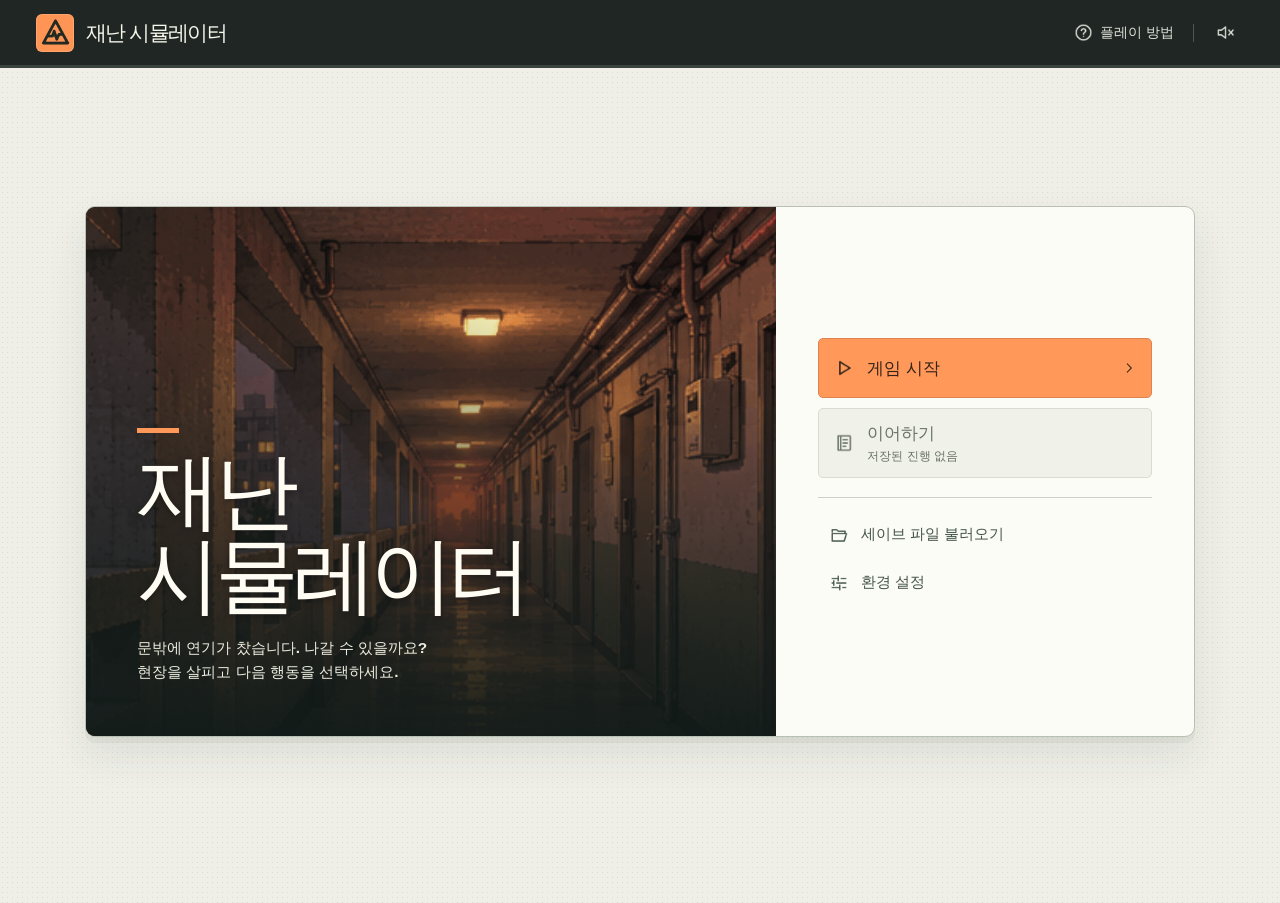
<file: index.html>
<!doctype html>
<html lang="ko">
<head>
  <meta charset="utf-8">
  <meta name="viewport" content="width=device-width, initial-scale=1, viewport-fit=cover">
  <meta name="theme-color" content="#202623">
  <meta name="description" content="화재·침수·지진 현장에서 주변 상황을 읽고 대피 방법을 선택하는 턴제 재난 시뮬레이터.">
  <title>재난 시뮬레이터</title>
  <link rel="icon" href="data:,">
  <link rel="stylesheet" href="css/game.css">
  <link rel="stylesheet" href="css/field.css">
  <link rel="stylesheet" href="css/menu.css">
</head>
<body data-scenario="fire">
  <header class="topbar">
    <div class="shell header-inner">
      <div class="brand"><span class="brand-mark"><i data-icon="brand"></i></span><span>재난 시뮬레이터</span></div>
      <div class="utilities">
        <button id="game-menu" type="button" class="utility game-menu" aria-label="게임 메뉴 · 저장 및 불러오기" hidden><i data-icon="menu"></i><span>메뉴</span></button>
        <button id="help" type="button" class="utility" aria-label="플레이 방법"><i data-icon="help"></i><span>플레이 방법</span></button>
        <span class="header-divider" aria-hidden="true"></span>
        <button id="sound" type="button" class="utility sound-control" aria-label="효과음" aria-pressed="false" title="효과음 켜기"><i data-icon="muted"></i></button>
      </div>
    </div>
  </header>
  <main id="title-screen" class="shell title-shell" aria-labelledby="title-name">
    <section class="title-card">
      <div class="title-scene">
        <img src="assets/scenes/fire-home/a.png" alt="" fetchpriority="high">
        <div class="title-copy">
          <h1 id="title-name">재난<br>시뮬레이터</h1>
          <p>문밖에 연기가 찼습니다. 나갈 수 있을까요?<br>현장을 살피고 다음 행동을 선택하세요.</p>
        </div>
      </div>
      <nav class="title-actions" aria-label="시작 메뉴">
        <div id="play-buttons" class="play-buttons">
          <button id="new-game" class="title-action primary" type="button"><i data-icon="play"></i><span>게임 시작</span><i class="forward" data-icon="next"></i></button>
          <button id="continue-game" class="title-action" type="button" disabled><i data-icon="log"></i><span><strong id="continue-label">이어하기</strong><small id="continue-detail">저장된 진행 없음</small></span><i class="forward" data-icon="next"></i></button>
        </div>
        <button id="title-load" class="title-link" type="button"><i data-icon="folder"></i>세이브 파일 불러오기</button>
        <button id="title-settings" class="title-link" type="button"><i data-icon="settings"></i>환경 설정</button>
      </nav>
    </section>
  </main>
  <main id="game-screen" class="shell main-shell" hidden>
    <div class="toolbar">
      <nav class="scenario-nav" aria-label="시나리오 선택">
        <span class="nav-label" aria-hidden="true">시나리오</span>
        <div class="scenario-tabs">
          <button type="button" data-scenario-id="fire" aria-pressed="true"><i data-icon="flame"></i>화재</button>
          <button type="button" data-scenario-id="flood" aria-pressed="false"><i data-icon="water"></i>홍수</button>
          <button type="button" data-scenario-id="quake" aria-pressed="false"><i data-icon="quake"></i>지진</button>
        </div>
      </nav>
      <nav class="venue-nav" aria-label="장소 선택">
        <span class="nav-label" aria-hidden="true">장소</span>
        <div class="venue-tabs">
          <button type="button" data-venue="home" aria-pressed="true"><span>집</span><small>쉬움</small></button>
          <button type="button" data-venue="work" aria-pressed="false"><span>직장</span><small>보통</small></button>
          <button type="button" data-venue="travel" aria-pressed="false"><span>여행지</span><small>어려움</small></button>
        </div>
      </nav>
      <div class="toolbar-tools">
        <button type="button" id="difficulty" class="toolbar-button" aria-label="이 맵의 난이도 설정"><i data-icon="settings"></i><span>난이도 설정</span></button>
        <button type="button" id="restart" class="toolbar-button" aria-label="현재 맵 처음부터 시작"><i data-icon="restart"></i><span>처음부터</span></button>
      </div>
    </div>
    <div class="play-grid">
      <div class="main-column">
        <article class="scene-panel panel" id="scene-panel" tabindex="-1" aria-labelledby="current-place" aria-describedby="scene-description">
          <div class="hero" id="scene-view">
            <img id="scene-image" alt="" fetchpriority="high">
            <div class="hero-shade" aria-hidden="true"></div>
            <div class="hero-hud">
              <span class="alert-tag"><i data-icon="alert"></i><span id="alert-label">화재 경보</span></span>
              <div class="turn" id="turn-counter"><span aria-hidden="true" lang="en">TURN</span><b id="turn-number">01</b></div>
            </div>
            <div class="hero-caption">
              <div class="setting"><i data-icon="pin"></i><span id="scenario-title"></span></div>
              <h1 id="current-place"></h1>
            </div>
          </div>
          <div class="briefing" id="briefing">
            <h2 id="scene-title"></h2>
            <p id="scene-description"></p>
            <div class="mission-goal"><i data-icon="flag"></i><span id="goal-label">최종 목표</span><strong id="objective"></strong></div>
          </div>
        </article>
        <section class="choices-section" aria-labelledby="choices-title">
          <div class="section-heading"><h2 id="choices-title" tabindex="-1"><i data-icon="cursor"></i><span>현장 행동</span></h2><span id="choice-note" class="minor-label"><i data-icon="clock"></i>선택하는 동안 시간 정지</span></div>
          <div id="feedback" class="feedback" hidden></div>
          <nav id="field-tabs" class="field-tabs" aria-label="현장 메뉴">
            <button type="button" data-view="field" aria-pressed="true"><i data-icon="eye"></i>대응 행동</button>
            <button type="button" data-view="travel" aria-pressed="false"><i data-icon="route"></i>대피 경로</button>
            <button type="button" data-view="guide" aria-pressed="false"><i data-icon="log"></i>행동요령</button>
          </nav>
          <div id="field-context"></div>
          <div id="actions" class="actions"></div>
          <div id="outcome" class="outcome panel" hidden></div>
        </section>
      </div>
      <aside class="rail" aria-label="대피 정보">
        <section class="vitals" aria-labelledby="vitals-heading">
          <div class="card-heading"><h2 id="vitals-heading"><i data-icon="pulse"></i>현장 상황</h2><span id="status-label" class="status-word"></span></div>
          <dl class="situation-facts">
            <div><dt>주변 징후</dt><dd id="scene-signal"></dd></div>
            <div><dt>신고 상황</dt><dd id="report-state"></dd></div>
          </dl>
          <div class="hazard-note" id="hazard-note"></div>
        </section>
        <section class="route-panel panel" aria-labelledby="route-heading">
          <div class="card-heading"><h2 id="route-heading" tabindex="-1"><i data-icon="route"></i>지역 지도</h2><span class="route-count">확인한 장소 <b id="stage-count">1</b>곳</span></div>
          <p id="map-origin" class="map-origin"></p>
          <div class="route-map" id="route-map" role="group" aria-label="지역을 선택해 대피 표지와 이동 경로 확인">
            <canvas id="route-lines" aria-hidden="true"></canvas>
            <div id="map-points"></div>
          </div>
          <div id="map-detail" class="map-detail"></div>
          <div class="goal"><i data-icon="route"></i><div><span id="step-label">지금 할 일</span><p id="step-objective"></p></div></div>
        </section>
        <section class="log-panel panel" aria-labelledby="log-heading">
          <div class="card-heading"><h2 id="log-heading"><i data-icon="log"></i>행동 기록</h2><button type="button" id="show-log" class="text-button">전체 보기</button></div>
          <ol id="recent-log" class="recent-log"></ol>
        </section>
      </aside>
    </div>
    <footer class="save-status" id="save-status"><i data-icon="save"></i><span>이 기기에 자동 저장</span><button id="quick-save" type="button" class="text-button">세이브 파일 저장</button></footer>
    <p id="export-status" class="export-status" role="status"></p>
  </main>
  <dialog id="dialog" aria-labelledby="dialog-title">
    <div class="dialog-head"><h2 id="dialog-title"></h2><button type="button" id="close-dialog" class="close-button" aria-label="닫기"><i data-icon="close"></i></button></div>
    <div id="dialog-content"></div>
  </dialog>
  <div class="sr-only" id="announcement" role="status" aria-live="polite" aria-atomic="true"></div>
  <noscript>이 게임을 플레이하려면 브라우저에서 자바스크립트를 켜 주세요.</noscript>
  <script src="js/data/regions.js"></script>
  <script src="js/data/maps.js"></script>
  <script src="js/data/scenes.js"></script>
  <script src="js/knowledge.js"></script>
  <script src="js/legacy/scenarios-v2.js"></script>
  <script src="js/legacy/engine-v2.js"></script>
  <script src="js/legacy/supplies-v4.js"></script>
  <script src="js/legacy/maps-v4.js"></script>
  <script src="js/legacy/knowledge-v4.js"></script>
  <script src="js/legacy/field-v4.js"></script>
  <script src="js/data/guidance.js"></script>
  <script src="js/response.js"></script>
  <script src="js/engine.js"></script>
  <script src="js/storage.js"></script>
  <script src="js/save-file.js"></script>
  <script src="js/ui/art.js"></script>
  <script src="js/ui/dom.js"></script>
  <script src="js/ui/map.js"></script>
  <script src="js/ui/field-panel.js"></script>
  <script src="js/ui/difficulty.js"></script>
  <script src="js/ui/start-menu.js"></script>
  <script src="js/ui/save-dialog.js"></script>
  <script src="js/app.js"></script>
</body>
</html>
</file>
<file: css/game.css>
:root {
  color-scheme: light;
  --page: #efefe8;
  --paper: #fcfcf6;
  --ink: #242c27;
  --muted: #586259;
  --line: #cdd1c6;
  --dark: #202824;
  --accent: #ff9859;
  --accent-ink: #914315;
  --accent-pale: #fbe3cc;
  --mono: "IBM Plex Mono", "Cascadia Mono", Consolas, ui-monospace, monospace;
  font-family: Inter, "Noto Sans KR", "Apple SD Gothic Neo", "Malgun Gothic", sans-serif;
  font-size: 16px;
  font-synthesis: none;
  color: var(--ink);
}
* { box-sizing: border-box; }
body {
  margin: 0;
  min-width: 280px;
  min-height: 100vh;
  background-color: var(--page);
  background-image: radial-gradient(#69746824 .65px, transparent .75px);
  background-size: 5px 5px;
  word-break: keep-all;
  overflow-wrap: break-word;
  -webkit-text-size-adjust: 100%;
}
body[data-scenario=flood] { --accent: #7dd2d5; --accent-ink: #166064; --accent-pale: #d9edeb; }
body[data-scenario=quake] { --accent: #edc665; --accent-ink: #73561b; --accent-pale: #f3e9c9; }
button { font: inherit; color: inherit; cursor: pointer; touch-action: manipulation; -webkit-tap-highlight-color: transparent; }
button:disabled { cursor: default; }
button:focus-visible, a:focus-visible { outline: 3px solid #19779a; outline-offset: 3px; }
button, a { -webkit-user-select: none; user-select: none; }
button { transition: background-color .14s, border-color .14s, color .14s, box-shadow .14s, transform .14s; }
[hidden] { display: none !important; }
h1, h2, h3, p { margin: 0; }
i[data-icon] { display: inline-flex; width: 1.2em; height: 1.2em; flex: none; align-items: center; justify-content: center; vertical-align: -.18em; font-style: normal; }
i[data-icon] canvas { display: block; width: 100%; height: 100%; }
.shell { width: min(1256px, calc(100% - 72px)); margin: 0 auto; }
.topbar { background: #202623; border-bottom: 3px solid #39423c; color: #f5f5e9; }
.header-inner { min-height: 65px; display: flex; align-items: center; justify-content: space-between; gap: 12px; }
.brand, .utilities, .utility, .toolbar, .scenario-nav, .scenario-tabs, .scenario-tabs button, .toolbar-button, .setting,
.hero-hud, .section-heading, .section-heading h2, .card-heading, .card-heading h2, .minor-label, .hazard-note, .text-button, .save-status, .close-button { display: flex; align-items: center; }
.brand { gap: 12px; font-size: 1.34rem; font-weight: 850; letter-spacing: -.075em; }
.brand-mark { background: #ff9554; color: #222922; width: 38px; height: 38px; display: grid; place-items: center; border-radius: 6px; box-shadow: inset 0 0 0 1px #ffd0aa40; }
.brand-mark i { width: 29px; height: 29px; }
.utilities { gap: 12px; }
.utility { min-width: 38px; min-height: 40px; justify-content: center; gap: 7px; border: 0; padding: 0 7px; background: none; border-radius: 4px; color: #dbe1d8; font-size: .875rem; font-weight: 550; }
.utility i { width: 19px; height: 19px; }
.utility:hover, .utility:focus-visible { background: #364039; color: #fff; }
.sound-control[aria-pressed=true] { color: #ffaf78; }
.header-divider { height: 18px; width: 1px; background: #4d554e; }
.toolbar { min-height: 83px; justify-content: space-between; gap: 12px; }
.scenario-nav { gap: 16px; min-width: 0; }
.nav-label { color: #576057; font-size: .875rem; font-weight: 700; }
.scenario-tabs { padding: 3px; gap: 3px; background: #e1e3d9; border: 1px solid #c9cec2; border-radius: 7px; }
.scenario-tabs button { justify-content: center; gap: 7px; min-width: 76px; padding: 5px 14px; min-height: 34px; background: transparent; color: #555f56; font-size: .92rem; font-weight: 700; border: 1px solid transparent; border-radius: 4px; }
.scenario-tabs button i { width: 18px; height: 18px; }
.scenario-tabs button[aria-pressed=true] { background: var(--dark); color: #fbfcf4; border-color: var(--dark); box-shadow: 0 1px 3px #222c2322; }
.scenario-tabs button[aria-pressed=true] i { color: var(--accent); }
.scenario-tabs button:not([aria-pressed=true]):hover { background: #f6f7ef; }
.toolbar-button { min-height: 40px; gap: 7px; background: transparent; border: 1px solid transparent; color: #535e54; font-size: .875rem; font-weight: 600; border-radius: 4px; padding: 0 7px; }
.toolbar-button:hover { background: #e1e4da; border-color: var(--line); }
.play-grid { display: grid; grid-template-columns: minmax(0, 2.2fr) minmax(298px, .97fr); gap: 20px; align-items: start; }
.main-column, .rail { display: flex; flex-direction: column; min-width: 0; gap: 20px; }
.rail { gap: 15px; }
.panel { border: 1px solid var(--line); border-radius: 8px; background: var(--paper); box-shadow: 0 2px 0 #31403209; }
.scene-panel { overflow: hidden; scroll-margin-top: 8px; background: #18201d; border-color: #344039; }
.scene-panel:focus { outline: none; }
.hero { position: relative; isolation: isolate; overflow: hidden; aspect-ratio: 2.12; min-height: 230px; max-height: 440px; background: #26322e; color: #fff; }
.hero img, .hero-shade, .hero::before { position: absolute; inset: 0; width: 100%; height: 100%; }
.hero img { object-fit: cover; object-position: center; z-index: -3; }
.hero::before { content: ""; pointer-events: none; z-index: -2; opacity: var(--weather-strength, 0); }
[data-scenario=fire] .hero::before { background: radial-gradient(ellipse at 60% -30%, #7e614dce, transparent 69%), linear-gradient(#302821aa, transparent 50%); }
[data-scenario=flood] .hero::before { background: linear-gradient(172deg, transparent 52%, #67c9ce2b 78%, #213e5166); }
[data-scenario=quake] .hero::before { background: radial-gradient(ellipse at 76% 15%, #e5c98d65, transparent 74%); }
.hero-shade { z-index: -1; background: linear-gradient(0deg, #111915e3, #11191556 23%, transparent 50%), linear-gradient(140deg, #10181530, transparent 45%); }
.hero-hud { position: absolute; top: 18px; left: 22px; right: 20px; justify-content: space-between; align-items: flex-start; }
.alert-tag, .turn { display: inline-flex; align-items: center; gap: 6px; line-height: 1; }
.alert-tag { color: #232a24; background: var(--accent); box-shadow: 0 1px 3px #10171236; border-radius: 3px; padding: 7px 9px; font-size: .78rem; font-weight: 850; letter-spacing: .005em; }
.alert-tag i { height: 15px; width: 15px; }
.turn { background: #131b19d9; border: 1px solid #c1c9bb54; color: #f1f3e6; border-radius: 4px; height: 30px; padding: 0 10px; font-family: var(--mono); }
.turn > span { color: #c7d0c4; font-size: .75rem; letter-spacing: .07em; }
.turn b { font-size: 1.02rem; }
.hero-caption { position: absolute; bottom: 23px; left: 26px; right: 20px; }
.setting { gap: 5px; color: #e3e6d9; font-size: .875rem; font-weight: 550; text-shadow: 0 1px 3px #000; }
.setting i { color: var(--accent); width: 16px; height: 16px; }
.hero h1 { margin-top: 4px; line-height: 1.15; font-size: clamp(2.25rem, 3.6vw, 3.35rem); letter-spacing: -.065em; font-weight: 850; text-shadow: 0 2px 7px #1119; }
.briefing { padding: 15px 25px 17px; border-top: 1px solid #455047; }
.briefing h2 { margin-bottom: 4px; font-size: 1.12rem; line-height: 1.45; letter-spacing: -.035em; font-weight: 750; color: var(--accent); }
.briefing > p { color: #e2e7db; font-size: 1rem; line-height: 1.6; letter-spacing: -.018em; }
.feedback { display: flex; gap: 8px; align-items: flex-start; background: #eef0e7; border-left: 3px solid #a1ac9a; padding: 8px 10px; margin-top: 13px; font-size: .875rem; color: #435047; line-height: 1.55; }
.feedback i { margin-top: 2px; }
.feedback.is-event { border-color: var(--accent-ink); background: var(--accent-pale); }
.feedback[data-verdict] { align-items: center; gap: 12px; }
.feedback[data-verdict=pass] { background: #e6efe2; border-color: #537657; }
.feedback[data-verdict=miss] { background: #f6e7db; border-color: #aa6841; }
.feedback-copy { display: grid; gap: 2px; min-width: 0; }
.roll-summary { color: #325f42; font-size: .86rem; }
.feedback[data-verdict=miss] .roll-summary { color: #804225; }
.die { display: inline-block; flex: none; position: relative; width: 30px; height: 30px; perspective: 130px; }
.die-cube { display: block; position: relative; width: 100%; height: 100%; transform-style: preserve-3d; --rx: 0deg; --ry: 0deg; transform: translateZ(-15px) rotateX(var(--rx)) rotateY(var(--ry)); }
.die-cube[data-face="2"] { --ry: -90deg; }
.die-cube[data-face="3"] { --rx: -90deg; }
.die-cube[data-face="4"] { --rx: 90deg; }
.die-cube[data-face="5"] { --ry: 90deg; }
.die-cube[data-face="6"] { --ry: 180deg; }
.die-side { position: absolute; inset: 0; display: grid; grid-template: repeat(3, 1fr) / repeat(3, 1fr); place-items: center; padding: 3px; border: 1px solid #777f6e; border-radius: 5px; background: #fffbea; box-shadow: inset 0 -2px #c7c8b5; backface-visibility: hidden; }
.die-side:nth-child(1) { transform: translateZ(15px); }
.die-side:nth-child(2) { transform: rotateY(90deg) translateZ(15px); }
.die-side:nth-child(3) { transform: rotateX(90deg) translateZ(15px); }
.die-side:nth-child(4) { transform: rotateX(-90deg) translateZ(15px); }
.die-side:nth-child(5) { transform: rotateY(-90deg) translateZ(15px); }
.die-side:nth-child(6) { transform: rotateY(180deg) translateZ(15px); }
.die-pip { width: 4px; height: 4px; background: #293b2e; border-radius: 50%; }
@media (prefers-reduced-motion: no-preference) {
  .die-cube.tumble { animation: die-tumble 150ms cubic-bezier(.2,.65,.35,1) both; }
  @keyframes die-tumble {
    from { transform: translateY(-3px) translateZ(-15px) rotateX(calc(var(--rx) + 140deg)) rotateY(calc(var(--ry) - 125deg)) rotateZ(-15deg); }
    to { transform: translateZ(-15px) rotateX(var(--rx)) rotateY(var(--ry)); }
  }
}
.section-heading, .card-heading { justify-content: space-between; gap: 8px; }
.section-heading { margin: 0 1px 12px; }
.section-heading h2, .card-heading h2 { gap: 8px; line-height: 1.35; font-size: 1.08rem; font-weight: 800; letter-spacing: -.05em; }
.section-heading h2 { font-size: 1.22rem; }
.section-heading h2 i, .card-heading h2 i { width: 20px; height: 20px; }
.minor-label { gap: 5px; color: #5e675e; font-size: .82rem; font-weight: 550; }
.minor-label i { width: 15px; height: 15px; }
.actions { display: grid; grid-template-columns: repeat(auto-fit, minmax(0, 1fr)); gap: 10px; }
.action { position: relative; min-width: 0; min-height: 156px; display: flex; flex-direction: column; align-items: stretch; border: 1px solid #bfc6ba; box-shadow: 0 2px 0 #c8cdc2; border-radius: 6px; background: var(--paper); text-align: left; padding: 14px 15px 12px; }
.action:not(:disabled):hover { background: #fffef8; border-color: var(--accent-ink); box-shadow: 0 3px 0 var(--accent-ink); transform: translateY(-2px); }
.action:not(:disabled):active { transform: translateY(1px); box-shadow: none; }
.action-head { display: flex; align-items: flex-start; justify-content: space-between; margin-bottom: 9px; }
.action-icon { display: grid; place-items: center; width: 33px; height: 33px; color: #3c5a4a; background: #e1e9db; border: 1px solid #d2ddca; border-radius: 5px; }
.action-icon i { width: 21px; height: 21px; }
.action[data-tone=observe] .action-icon { background: var(--accent-pale); border-color: color-mix(in srgb, var(--accent) 50%, #d5d7c8); color: var(--accent-ink); }
.action[data-tone=rest] .action-icon { background: #dceae6; color: #36645a; }
.action[data-tone=second] .action-icon { background: #e2e8ec; border-color: #d3dade; color: #415c69; }
kbd { font: .75rem/1.3 var(--mono); color: #667164; background: #f5f6ee; border: 1px solid #d3d9cc; border-bottom-width: 2px; border-radius: 3px; padding: 1px 5px; }
.action-body { display: flex; flex-direction: column; gap: 4px; }
.action-title { font-size: 1.04rem; font-weight: 780; letter-spacing: -.06em; line-height: 1.32; }
.action-description { color: #576258; font-size: .875rem; line-height: 1.5; letter-spacing: -.026em; }
.costs { display: flex; flex-wrap: wrap; align-items: center; gap: 7px 10px; margin-top: auto; padding-top: 11px; }
.cost { display: inline-flex; align-items: center; gap: 3px; font: 600 .82rem/1 var(--mono); white-space: nowrap; }
.cost i { width: 14px; height: 14px; }
.unavailable { font-size: .8rem; font-weight: 650; color: #646b62; }
.action:disabled { background: #e6e8df; border-color: #cdd1c6; box-shadow: none; }
.action:disabled .action-body, .action:disabled .action-icon { opacity: .64; }
.vitals { background: #26352f; border: 1px solid #2b3931; border-radius: 8px; padding: 18px 20px 0; color: #f0f4e9; overflow: hidden; box-shadow: 0 2px 0 #31403212; }
.vitals .card-heading h2 i { color: #a4d0b2; }
.status-word { color: #bbdfbf; font-size: .80rem; font-weight: 650; display: flex; gap: 6px; align-items: center; }
.status-word::before { content: ""; width: 6px; height: 6px; border-radius: 50%; background: currentColor; }
.status-word[data-level=warn] { color: #ffbe81; }
.status-word[data-level=danger] { color: #ffaba0; }
.hazard-note { gap: 7px; border-top: 1px solid #536052; margin: 0 -20px; padding: 9px 20px 10px; font-size: .81rem; font-weight: 500; color: #e2e6d8; background: #202e28; line-height: 1.45; }
.hazard-note i { width: 15px; height: 15px; color: #edbc85; }
.route-panel, .log-panel { overflow: hidden; }
.route-panel .card-heading, .log-panel .card-heading { padding: 16px 18px 13px; }
.route-count { color: #626c61; font-size: .81rem; }
.route-count b { color: var(--accent-ink); font-family: var(--mono); font-size: .98rem; }
.route-map { position: relative; background-color: #e7eadf; background-image: linear-gradient(#acb7a63b 1px, transparent 1px), linear-gradient(90deg, #acb7a63b 1px, transparent 1px); background-size: 15px 15px; height: 130px; border-block: 1px solid #d3d9cb; overflow: hidden; }
#route-lines, #map-points { width: 100%; height: 100%; position: absolute; inset: 0; }
.map-point { position: absolute; width: 0; height: 0; }
.map-dot { position: absolute; width: 9px; height: 9px; transform: translate(-50%, -50%); border: 2px solid #7e8b7e; border-radius: 50%; background: #f4f5e9; }
.map-point[data-state=visited] .map-dot { background: #496352; border-color: #496352; }
.map-point[data-state=current] .map-dot { width: 13px; height: 13px; background: var(--accent); border: 3px solid #384438; box-shadow: 0 0 0 4px color-mix(in srgb, var(--accent) 57%, transparent); }
.map-point[data-point=safe] .map-dot { border-radius: 2px; transform: translate(-50%,-50%) rotate(45deg); }
.map-point[data-state=closed] .map-dot { border: 0; border-radius: 0; background: transparent; }
.map-point[data-state=closed] .map-dot::before, .map-point[data-state=closed] .map-dot::after { content: ""; position: absolute; top: 4px; left: -1px; width: 11px; height: 2px; background: #965d4c; transform: rotate(45deg); }
.map-point[data-state=closed] .map-dot::after { transform: rotate(-45deg); }
.point-label { position: absolute; top: 9px; left: 0; transform: translateX(-50%); color: #586256; font-size: .75rem; font-weight: 600; white-space: nowrap; line-height: 1.4; text-shadow: 1px 1px #e9ecdf, -1px -1px #e9ecdf; }
.map-point[data-top=true] .point-label { top: auto; bottom: 8px; }
.map-point[data-state=current] .point-label { color: #263b2d; font-weight: 850; }
.map-point[data-state=closed] .point-label { color: #80574c; text-decoration: line-through; }
.goal { display: flex; align-items: flex-start; gap: 10px; padding: 13px 17px 15px; }
.goal > i { margin-top: 2px; color: var(--accent-ink); width: 18px; height: 18px; }
.goal span { display: block; font-weight: 700; color: #616b60; font-size: .77rem; margin-bottom: 2px; }
.goal p { font-size: .905rem; font-weight: 650; line-height: 1.48; letter-spacing: -.035em; }
.text-button { border: 0; border-radius: 3px; padding: 3px 4px; background: transparent; color: #4e5c50; font-size: .81rem; font-weight: 600; text-decoration: underline; text-underline-offset: 3px; }
.text-button:hover { background: #e9ede3; }
.recent-log, .full-log { list-style: none; margin: 0; padding: 0; }
.recent-log { margin: 0 18px 15px; border-top: 1px solid #d9ddd1; }
.recent-log li { display: grid; grid-template-columns: 38px 1fr; gap: 8px; margin-top: 10px; align-items: baseline; }
.log-turn { font: 650 .765rem/1.5 var(--mono); color: var(--accent-ink); white-space: nowrap; }
.recent-log p { color: #4d594f; font-size: .86rem; letter-spacing: -.025em; line-height: 1.5; }
.recent-log .log-roll, .full-log .log-roll { display: block; font-size: .79rem; font-weight: 700; color: #425d4a; }
.save-status { justify-content: flex-end; gap: 5px; padding: 13px 1px 21px; color: #637062; font-size: .76rem; font-weight: 550; }
.save-status i { width: 14px; height: 14px; }
.outcome { padding: 17px 20px 20px; }
.outcome-stats { display: flex; flex-wrap: wrap; gap: 7px 21px; margin-bottom: 9px; }
.outcome-stats span { font-size: .875rem; color: var(--muted); }
.outcome-stats strong { color: var(--ink); padding-left: 4px; }
.outcome > p { font-size: .92rem; line-height: 1.6; color: #4c584d; margin-bottom: 13px; }
.button-row { display: flex; flex-wrap: wrap; gap: 8px; margin-top: 13px; }
.primary-button, .secondary-button { display: inline-flex; align-items: center; justify-content: center; gap: 6px; min-height: 41px; padding: 7px 14px; font-weight: 700; font-size: .92rem; border: 1px solid var(--dark); border-radius: 5px; }
.primary-button { color: #f8f9ef; background: var(--dark); }
.primary-button:hover { background: #3b4a3d; }
.secondary-button { background: #f2f3ea; border-color: #bcc6b8; }
.secondary-button:hover { background: #e2e7dc; }
dialog { width: min(460px, calc(100vw - 32px)); max-height: min(82vh, 680px); max-height: min(82dvh, 680px); padding: 21px 23px 23px; border: 1px solid #9fa999; border-radius: 9px; background: var(--paper); color: var(--ink); box-shadow: 0 18px 80px #0d170e4d; overflow-y: auto; }
dialog::backdrop { background: #131c17a8; }
.dialog-head { display: flex; align-items: center; justify-content: space-between; gap: 12px; margin-bottom: 12px; }
.dialog-head h2 { font-size: 1.35rem; letter-spacing: -.055em; }
.close-button { width: 37px; height: 37px; justify-content: center; background: #eff1e8; border: 1px solid var(--line); border-radius: 5px; }
.dialog-copy, .help-rules { color: #49564b; font-size: .96rem; line-height: 1.66; }
.help-rules { padding-left: 1.2rem; margin: 12px 0; }
.help-rules li + li { margin-top: 7px; }
.guide-links { display: flex; gap: 6px 14px; flex-wrap: wrap; padding-top: 12px; }
.guide-links a { color: #3e6251; font-size: .83rem; text-underline-offset: 3px; }
.help-detail { margin-top: 15px; border-top: 1px solid var(--line); padding-top: 11px; }
.help-detail summary { cursor: pointer; font-size: .88rem; font-weight: 650; }
.full-log li { border-top: 1px solid var(--line); padding: 11px 0; }
.full-log strong { margin-left: 10px; font-size: .94rem; }
.full-log p { color: #526055; margin-top: 4px; font-size: .9rem; line-height: 1.5; }
.full-log .event-line { color: var(--accent-ink); }
.sr-only { position: absolute; width: 1px; height: 1px; padding: 0; margin: -1px; overflow: hidden; clip: rect(0,0,0,0); white-space: nowrap; border: 0; }

@media (min-width: 1550px) { .shell { width: min(1350px, calc(100% - 100px)); } }
@media (max-width: 1090px) {
  .shell { width: calc(100% - 40px); }
  .play-grid { grid-template-columns: minmax(0, 1.95fr) minmax(266px, 1fr); gap: 14px; }
  .main-column { gap: 15px; }
  .rail { gap: 12px; }
  .action { padding: 12px 11px; }
  .briefing { padding: 16px 19px 19px; }
}
@media (max-width: 799px) {
  .shell { width: min(660px, calc(100% - 32px)); }
  .header-inner { min-height: 56px; }
  .toolbar { min-height: 65px; }
  .play-grid { display: flex; flex-direction: column; gap: 14px; align-items: stretch; }
  .main-column, .rail { display: contents; }
  .scene-panel { order: 1; }
  .vitals { order: 2; padding: 12px 15px 0; }
  .choices-section { order: 3; }
  .route-panel { order: 4; }
  .log-panel { order: 5; }
  .hero { min-height: 0; aspect-ratio: 1.95; }
  .hero-caption { left: 18px; bottom: 16px; }
  .hero-hud { top: 13px; left: 15px; right: 15px; }
  .vitals .card-heading h2 { font-size: .98rem; }
  .hazard-note { margin: 0 -15px; padding: 6px 15px 7px; }
  .route-map { height: 135px; }
}
@media (max-width: 560px) {
  .shell { width: calc(100% - 24px); }
  .header-inner { min-height: 53px; }
  .brand { font-size: 1.08rem; gap: 8px; }
  .brand-mark { width: 31px; height: 31px; border-radius: 5px; }
  .brand-mark i { width: 24px; height: 24px; }
  .utilities { gap: 4px; }
  .utility { min-height: 42px; min-width: 36px; padding: 0 6px; }
  .utility span, .nav-label { display: none; }
  .header-divider { height: 15px; }
  .toolbar { min-height: 59px; gap: 6px; }
  .scenario-tabs { padding: 2px; gap: 1px; }
  .scenario-tabs button { min-width: 58px; min-height: 35px; gap: 4px; padding: 4px 8px; font-size: .88rem; }
  .scenario-tabs button i { width: 16px; height: 16px; }
  .toolbar-button { font-size: .81rem; gap: 4px; padding: 0 3px; }
  .play-grid { gap: 11px; }
  .hero { aspect-ratio: 1.7; }
  .hero h1 { font-size: clamp(2rem, 8.2vw, 2.58rem); }
  .hero img { object-position: center 52%; }
  .setting { font-size: .78rem; }
  .briefing { padding: 12px 14px 14px; }
  .briefing h2 { font-size: 1.06rem; }
  .briefing > p { font-size: 1rem; line-height: 1.52; }
  .vitals { padding: 10px 13px 0; }
  .hazard-note { margin-inline: -13px; padding-inline: 13px; }
  .section-heading { margin: 2px 1px 8px; }
  .section-heading h2 { font-size: 1.09rem; }
  .actions { grid-template-columns: 1fr; gap: 7px; }
  .action { display: grid; grid-template-columns: 37px minmax(0,1fr) auto; align-items: center; gap: 8px; min-height: 70px; padding: 10px 12px; }
  .action-head { margin: 0; }
  .action-head kbd { display: none; }
  .action-title { font-size: 1rem; }
  .action-description { font-size: .81rem; }
  .action-body { gap: 2px; }
  .costs { flex-direction: column; align-items: flex-end; gap: 6px; margin: 0; padding: 0; }
  .cost { font-size: .77rem; }
  .route-panel .card-heading, .log-panel .card-heading { padding: 13px 14px 11px; }
  .recent-log { margin-inline: 14px; }
  .recent-log p { font-size: .9rem; }
  .goal { padding: 11px 14px 13px; }
  .feedback { font-size: .84rem; margin-top: 9px; }
}
@media (max-width: 355px) {
  .shell { width: calc(100% - 16px); }
  .toolbar-button span { display: none; }
  .action { grid-template-columns: 31px minmax(0,1fr) auto; padding-inline: 8px; }
  .action-icon { width: 29px; height: 29px; }
}
@media (min-width: 800px) and (max-height: 800px) {
  .header-inner { min-height: 54px; }
  .toolbar { min-height: 65px; }
  .hero { max-height: clamp(260px, 46vh, 375px); }
  .briefing { padding-block: 13px 16px; }
  .main-column { gap: 15px; }
  .action { min-height: 143px; }
}
@media (prefers-reduced-motion: reduce) {
  *, *::before, *::after { transition-duration: 0s !important; scroll-behavior: auto !important; }
}
</file>
<file: css/field.css>
.choices-section { min-width: 0; }
.mission-goal { display: flex; flex-wrap: wrap; gap: 3px 8px; align-items: center; margin-top: 12px; padding-top: 9px; border-top: 1px solid #556258; font-size: .85rem; line-height: 1.5; color: #f0f4e9; }
.mission-goal i { width: 15px; height: 15px; color: #b8ceb8; }
.mission-goal span { color: #c4d0c1; }
.toolbar { justify-content: flex-start; gap: 16px 28px; }
.venue-nav, .venue-tabs, .toolbar-tools { display: flex; align-items: center; }
.venue-nav { gap: 12px; }
.venue-tabs { padding: 3px; gap: 2px; background: #f8f8ef; border: 1px solid #c5cdbf; border-radius: 7px; }
.venue-tabs button { display: flex; align-items: baseline; justify-content: center; gap: 6px; border: 1px solid transparent; border-radius: 4px; background: transparent; color: #4c5b4e; min-height: 34px; padding: 5px 10px; font-size: .9rem; font-weight: 720; white-space: nowrap; }
.venue-tabs small { font-size: .73rem; color: #616e5e; font-weight: 550; }
.venue-tabs button[aria-pressed=true] { background: var(--accent-pale); color: var(--accent-ink); border-color: color-mix(in srgb, var(--accent) 55%, #bcbeaf); }
.venue-tabs button[aria-pressed=true] small { color: var(--accent-ink); }
.venue-tabs button:not([aria-pressed=true]):hover { background: #e7ebdf; }
.toolbar-tools { margin-left: auto; gap: 4px; }
.map-origin { margin: -5px 17px 9px; color: #566454; font-size: .8rem; line-height: 1.4; }
.difficulty-current { margin: 8px 0 14px; padding: 8px 10px; border-left: 3px solid #8c9e88; background: #edf0e6; font-size: .86rem; line-height: 1.5; }
.difficulty-form { display: grid; gap: 11px; }
.difficulty-field { display: grid; grid-template-columns: 7.5em minmax(0, 1fr); align-items: center; gap: 8px; font-size: .94rem; font-weight: 680; }
.difficulty-field select { min-width: 0; min-height: 42px; padding: 6px 9px; font: inherit; font-size: .88rem; background: #fcfcf6; color: #2e4233; border: 1px solid #aebba9; border-radius: 4px; }
.difficulty-field select:focus-visible { outline: 3px solid #19779a; outline-offset: 2px; }
.difficulty-form .text-button { justify-self: start; }
.difficulty-form .button-row { margin: 0; }
.difficulty-message { color: #385740; font-size: .85rem; line-height: 1.5; }
.difficulty-message:empty { display: none; }
.choices-section .feedback { margin: 0 0 10px; border-radius: 3px; }
#choices-title:focus:not(:focus-visible) { outline: 0; }
.field-tabs { display: flex; gap: 3px; padding: 3px; border-radius: 7px; border: 1px solid #bcc5b7; background: #e1e6db; }
.field-tabs button { flex: 1; min-width: 0; display: flex; align-items: center; justify-content: center; gap: 7px; padding: 8px 4px; min-height: 41px; border: 1px solid transparent; border-radius: 4px; color: #4b594d; font-size: .93rem; font-weight: 680; white-space: nowrap; background: transparent; }
.field-tabs button:hover { background: #f2f4eb; }
.field-tabs button[aria-pressed=true] { color: #fffdf4; background: #304638; border-color: #2c4135; }
.field-tabs i { width: 17px; height: 17px; }
.field-hint { display: flex; align-items: center; flex-wrap: wrap; gap: 6px; min-height: 35px; margin: 7px 0; color: #526054; font-size: .82rem; line-height: 1.5; }
.map-jump { display: none; }
.action:disabled .action-body { opacity: .85; }
.action:only-child { display: grid; min-height: 80px; grid-template-columns: auto minmax(0, 1fr) auto; align-items: center; gap: 13px; }
.action:only-child .action-head { margin: 0; }
.action:only-child kbd { position: absolute; top: 7px; right: 8px; }
.action:only-child .costs { padding: 0; margin: 0; }
.action:only-child .action-body { padding-right: 5px; }
.route-map { height: 154px; }
.map-point { width: 44px; height: 44px; transform: translate(-50%, -50%); padding: 0; border: 0; border-radius: 5px; background: none; color: #334236; }
.map-point .map-dot { top: 50%; left: 50%; pointer-events: none; }
.map-point .point-label { pointer-events: none; left: 50%; top: calc(50% + 8px); padding: 0 3px; border-radius: 3px; background: #e7eadfe6; }
.map-point[data-top=true] .point-label { bottom: calc(50% + 8px); top: auto; }
.map-point[aria-pressed=true] .point-label { background: #334a39; color: #fffef4; text-shadow: none; }
.map-point:hover .point-label { text-decoration: underline; }
.map-point[data-state=warning] .map-dot { border-color: #a15a23; background: #ffd198; }
.map-detail { padding: 12px 17px; border-bottom: 1px solid var(--line); }
.map-detail-head { display: flex; align-items: center; justify-content: space-between; flex-wrap: wrap; gap: 3px 7px; }
.map-detail-head strong { font-size: .92rem; }
.map-detail-head span { color: var(--accent-ink); font-size: .77rem; font-weight: 680; }
.map-detail p { margin: 4px 0 0; color: #59665a; font-size: .81rem; line-height: 1.5; }
.map-detail .map-warning { color: #9a4d24; }
.map-move { margin-top: 7px; padding: 7px 10px; border: 1px solid #b8c6b4; border-radius: 4px; background: #e6eddf; color: #334e3c; font-size: .8rem; font-weight: 670; }
.map-move:disabled { color: #687365; background: #edeee8; }
.map-move:not(:disabled):hover { background: #d9e5d2; }
@media (max-width: 799px) {
  .field-tabs button { min-height: 44px; }
  .route-map { height: 150px; }
  .map-jump { display: inline-block; margin-left: auto; padding: 6px 2px; border: 0; background: transparent; color: #395744; font-size: .82rem; font-weight: 650; text-decoration: underline; text-underline-offset: 3px; }
}
@media (max-width: 960px) {
  .toolbar { display: grid; grid-template-columns: minmax(0, 1fr) auto; gap: 6px 8px; padding-block: 10px; }
  .scenario-nav { grid-area: 1 / 1; }
  .toolbar-tools { grid-area: 1 / 2; }
  .venue-nav { grid-area: 2 / 1 / 3 / 3; }
  .venue-tabs { flex: 1; }
  .venue-tabs button { flex: 1; }
}
@media (max-width: 560px) {
  .toolbar { padding-block: 7px; }
  .venue-tabs button { min-height: 37px; padding-inline: 4px; }
  .toolbar-tools #restart span { display: none; }
  .toolbar-tools .toolbar-button { min-width: 36px; justify-content: center; }
  .field-tabs button { gap: 4px; font-size: .85rem; }
  .field-tabs i { width: 15px; height: 15px; }
  .field-hint { min-height: 25px; }
  .action:only-child { min-height: 75px; gap: 8px; }
  .map-detail { padding: 10px 14px; }
  .map-move { min-height: 42px; }
}
@media (max-width: 355px) {
  .toolbar-tools #difficulty span { display: none; }
  .difficulty-field { grid-template-columns: 1fr; gap: 3px; }
  .field-tabs button { gap: 3px; }
  .field-tabs i { display: none; }
}

.situation-facts { display: grid; gap: 8px; margin: 13px 0; }
.situation-facts div { display: grid; grid-template-columns: 5em minmax(0, 1fr); align-items: baseline; column-gap: 10px; }
.situation-facts dt { color: #b8c9bb; font-size: .81rem; }
.situation-facts dd { margin: 0; font-size: .90rem; font-weight: 600; line-height: 1.5; }
.response-guide { margin-block: 10px; padding: 15px 17px; background: var(--paper); border: 1px solid var(--line); border-radius: 6px; }
.response-guide h3 { margin: 0 0 8px; font-size: 1rem; }
.response-guide .help-rules { margin-block: 8px 13px; }
.actions:not(:empty) { margin-top: 8px; }

.report-fields { display: grid; grid-template-columns: auto minmax(0, 1fr); gap: 10px 14px; padding: 14px; margin: 12px 0; background: #eef1e8; border-radius: 5px; line-height: 1.5; }
.report-fields dt { font-size: .86rem; font-weight: 700; color: #455b4b; }
.report-fields dd { font-size: .94rem; margin: 0; }
.outcome-stats strong { overflow-wrap: anywhere; }
</file>
<file: css/menu.css>
.title-shell {
  width: min(1110px, calc(100% - 64px));
  min-height: calc(100svh - 65px);
  display: grid;
  align-content: center;
  padding: 32px 0 60px;
}
.title-card {
  display: grid;
  grid-template-columns: minmax(0, 1.65fr) minmax(300px, 1fr);
  min-height: clamp(370px, 59vh, 540px);
  overflow: hidden;
  background: var(--paper);
  border: 1px solid #b8c0b3;
  border-radius: 10px;
  box-shadow: 0 6px 0 #51604f10, 0 18px 38px #26322817;
}
.title-scene, .setup-scene { position: relative; isolation: isolate; overflow: hidden; color: #fffdf3; background: #24312a; }
.title-scene img, .setup-scene img { position: absolute; inset: 0; width: 100%; height: 100%; object-fit: cover; z-index: -2; }
.title-scene img { object-position: 53% center; }
.title-scene::after, .setup-scene::after { content: ""; position: absolute; inset: 0; z-index: -1; pointer-events: none; }
.title-scene::after { background: linear-gradient(0deg, #111b19f2 0%, #111a1985 40%, transparent 82%), linear-gradient(90deg, #14201b55, transparent 65%); }
.title-scene { display: flex; align-items: flex-end; }
.title-copy { padding: clamp(25px, 4vw, 57px); }
.title-copy h1 { margin: 0; font-size: clamp(3.3rem, 6.6vw, 6rem); letter-spacing: -.075em; line-height: .99; font-weight: 900; text-shadow: 0 2px 6px #1118; }
.title-copy h1::before { content: ""; display: block; width: 42px; height: 5px; margin-bottom: 17px; background: #ff9859; }
.title-copy p { margin-top: 18px; color: #eceee0; font-size: clamp(.94rem, 1.2vw, 1.07rem); line-height: 1.6; font-weight: 550; }
.title-actions { display: flex; flex-direction: column; justify-content: center; gap: 3px; padding: clamp(20px, 3.3vw, 46px); }
.play-buttons { display: grid; gap: 10px; padding-bottom: 19px; margin-bottom: 11px; border-bottom: 1px solid var(--line); }
.title-action, .title-link { display: flex; align-items: center; gap: 13px; width: 100%; text-align: left; }
.title-action { min-height: 60px; padding: 12px 15px; border-radius: 5px; border: 1px solid #b9c5b8; background: #f0f3e9; color: #314638; font-size: 1.08rem; font-weight: 750; }
.title-action.primary { color: #332318; background: #ff9859; border-color: #dc844f; }
.title-action.primary:hover { background: #ffa56e; }
.title-action:not(.primary):not(:disabled):hover, .title-link:hover { background: #e4ebdd; }
.title-action:disabled { background: #f0f1e9; color: #697368; border-color: #d8ddd1; }
.title-action > span { min-width: 0; }
.title-action strong, .title-action small { display: block; }
.title-action small { margin-top: 3px; font-size: .78rem; line-height: 1.4; font-weight: 520; }
.title-action i { width: 20px; height: 20px; }
.title-action i.forward { width: 14px; height: 14px; margin-left: auto; }
.title-action:disabled i.forward { visibility: hidden; }
.title-link { min-height: 45px; background: transparent; border: 0; border-radius: 4px; padding: 8px 12px; font-size: .94rem; font-weight: 620; color: #445547; }
.title-link i { width: 18px; height: 18px; }
.game-menu { border: 1px solid #68796b; border-radius: 4px; }
.save-status .text-button { margin-left: 4px; }
.export-status { margin: -9px 0 16px; text-align: right; }
.export-status, .menu-status, .file-name { overflow-wrap: anywhere; font-size: .84rem; color: #4d604e; line-height: 1.55; }
.export-status:empty, .menu-status:empty, .file-name:empty { display: none; }
.setup-form, .setup-custom, .load-form, .record-list, .preference-list { display: grid; gap: 10px; }
.setup-form .button-row, .load-form .button-row { margin: 3px 0 0; }
.setup-scene { display: flex; align-items: flex-end; height: clamp(104px, 21svh, 170px); margin-bottom: 16px; border-radius: 5px; }
.setup-scene::after { background: linear-gradient(0deg, #111a19db, #15221a19 90%); }
.setup-scene img { object-position: 50% 47%; }
.setup-scene strong { padding: 13px 15px; font-size: 1.2rem; letter-spacing: -.04em; }
.setup-summary, .slot-note, .pause-info { margin: 0; font-size: .87rem; line-height: 1.55; }
.setup-summary, .file-preview, .pause-info { border-left: 3px solid #859c83; background: #edf1e7; padding: 9px 12px; }
.slot-note { padding: 8px 11px; color: #774d2d; border-left: 3px solid #cd976a; background: #f8ecdf; }
.setup-custom { padding: 10px 12px; background: #eef1e7; border-radius: 4px; }
.record-row { display: flex; align-items: center; gap: 11px; padding: 12px; border: 1px solid var(--line); border-radius: 5px; text-align: left; background: #f3f5ec; }
.record-row:hover, .preference-row:hover { background: #e7eddf; }
.record-row > i:last-child { width: 14px; margin-left: auto; }
.record-info { display: grid; gap: 3px; }
.record-info strong { font-size: .98rem; }
.record-info small { font-size: .81rem; color: #586659; line-height: 1.45; }
.session-actions { display: grid; grid-template-columns: 1fr 1fr; gap: 8px; margin: 13px 0; }
.session-actions button { min-height: 46px; padding-inline: 6px; }
.menu-status { margin-bottom: 10px; }
.load-form .menu-status { margin-bottom: 0; }
.preference-row { display: flex; align-items: center; justify-content: space-between; gap: 12px; min-height: 57px; padding: 10px 12px; border: 1px solid var(--line); border-radius: 5px; background: #f3f5ec; cursor: pointer; }
.preference-row input { flex: none; width: 20px; height: 20px; accent-color: #385741; }
.file-picker { position: relative; display: flex; align-items: center; justify-content: center; gap: 9px; min-height: 60px; padding: 8px; border: 1px dashed #889e85; border-radius: 5px; background: #f0f3e9; color: #344f39; font-weight: 700; }
.file-picker:hover { background: #e7eddf; }
.file-picker input { position: absolute; inset: 0; width: 100%; height: 100%; opacity: 0; cursor: pointer; }
.file-picker:focus-within { outline: 3px solid #19779a; outline-offset: 2px; }
.file-preview strong, .file-preview p, .file-preview small { display: block; }
.file-preview p, .file-preview small { margin-top: 3px; font-size: .83rem; line-height: 1.5; color: #4d604e; }
.load-form > .text-button { justify-self: start; }
.load-form .primary-button:disabled { background: #e2e5da; border-color: #c6cebf; color: #687467; }
@media (max-width: 760px) {
  .title-shell { width: min(560px, calc(100% - 28px)); min-height: calc(100svh - 55px); padding: 18px 0 28px; }
  .title-card { grid-template-columns: minmax(0, 1fr); min-height: 0; }
  .title-scene { min-height: clamp(192px, 32vh, 290px); }
  .title-copy { padding: 22px; }
  .title-copy h1 { font-size: clamp(2.65rem, 8.6vw, 3.6rem); }
  .title-copy h1::before { width: 31px; height: 4px; margin-bottom: 11px; }
  .title-copy p { margin-top: 11px; font-size: .88rem; }
  .title-actions { padding: 18px 20px; }
  .play-buttons { gap: 7px; padding-bottom: 12px; margin-bottom: 5px; }
  .title-action { min-height: 49px; padding-block: 9px; }
  .utility.game-menu span { display: inline; }
}
@media (max-width: 365px) {
  .title-shell { width: calc(100% - 18px); }
  .title-copy, .title-actions { padding: 15px; }
  .session-actions { grid-template-columns: 1fr; }
  .utility.game-menu span { display: none; }
  .save-status { flex-wrap: wrap; }
}
</file>
